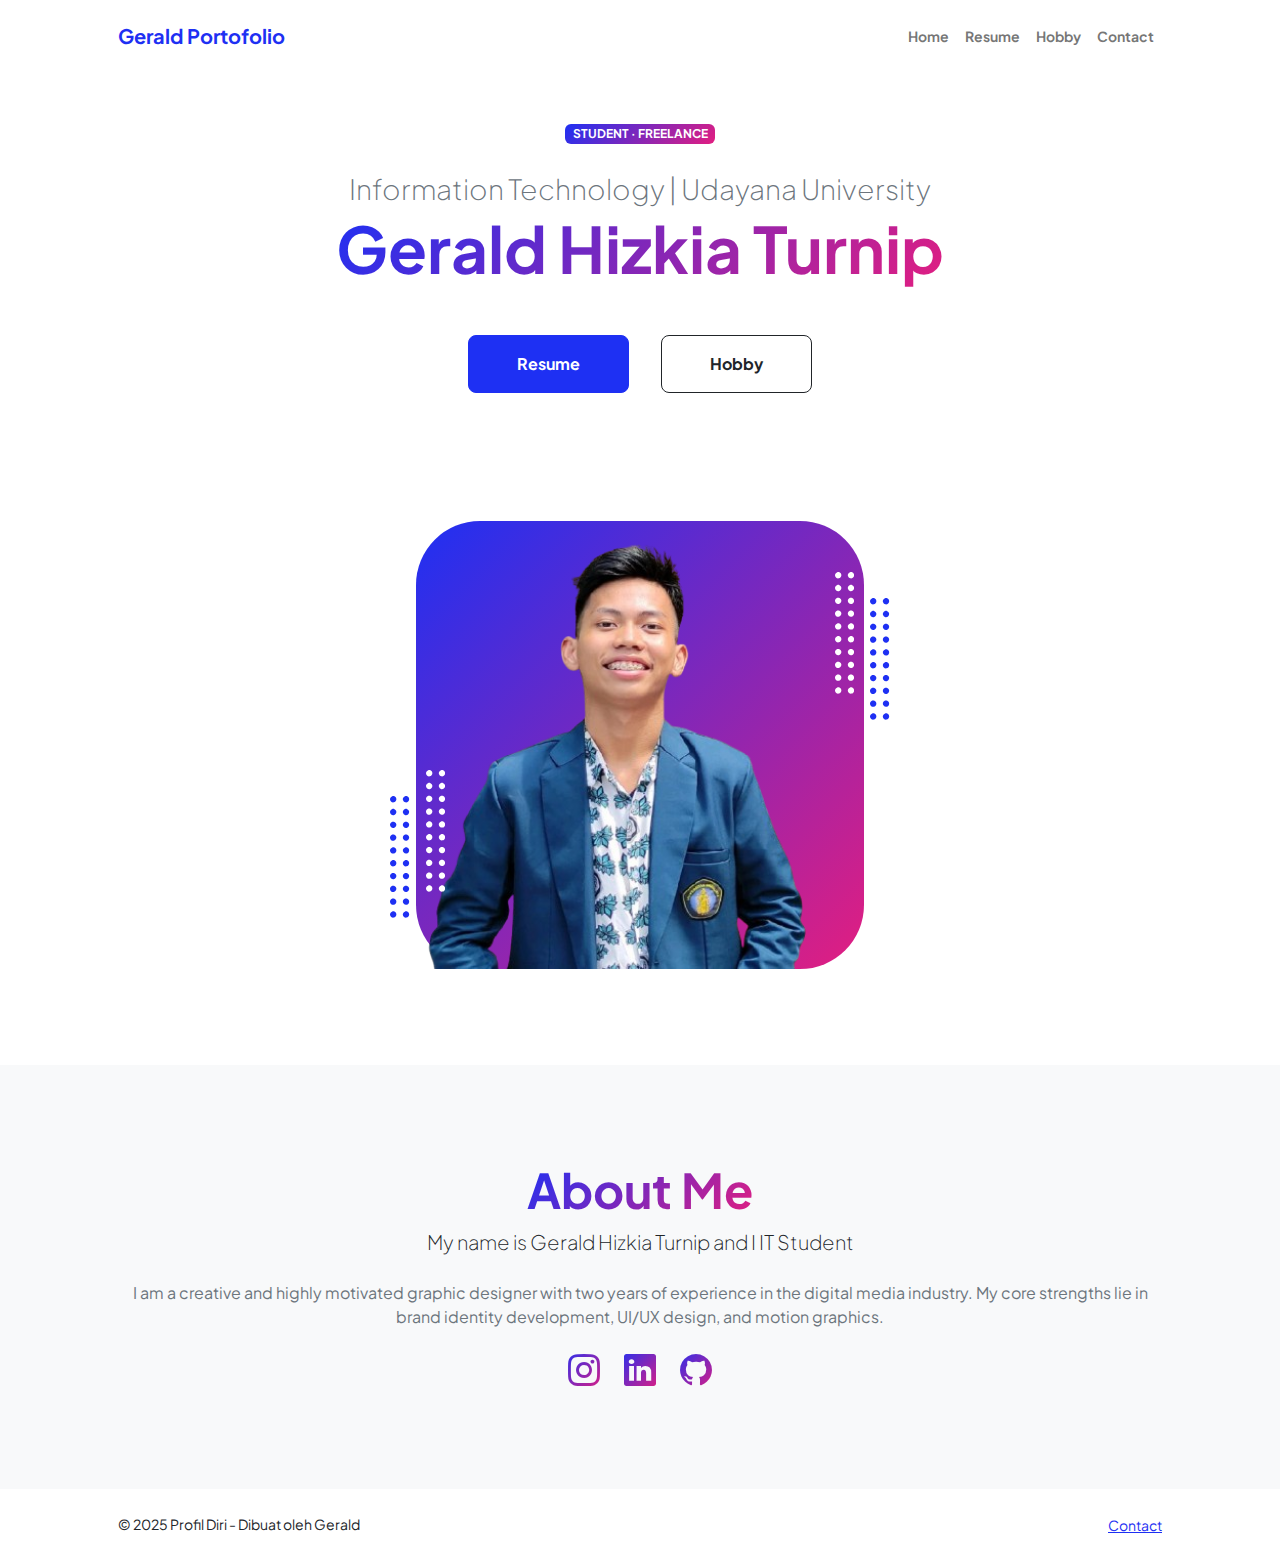
<file: index.html>
<!DOCTYPE html>
<html lang="en">
    <head>
        <meta charset="utf-8" />
        <meta name="viewport" content="width=device-width, initial-scale=1, shrink-to-fit=no" />
        <meta name="description" content="" />
        <meta name="author" content="" />
        <title>Profil Diri</title>
        <!-- Favicon-->
        <link rel="icon" type="image/x-icon" href="assets/favicon.ico" />
        <!-- Custom Google font-->
        <link rel="preconnect" href="https://fonts.googleapis.com" />
        <link rel="preconnect" href="https://fonts.gstatic.com" crossorigin />
        <link href="https://fonts.googleapis.com/css2?family=Plus+Jakarta+Sans:wght@100;200;300;400;500;600;700;800;900&amp;display=swap" rel="stylesheet" />
        <!-- Bootstrap icons-->
        <link href="https://cdn.jsdelivr.net/npm/bootstrap-icons@1.8.1/font/bootstrap-icons.css" rel="stylesheet" />
        <!-- Core theme CSS (includes Bootstrap)-->
        <link href="css/styles.css" rel="stylesheet" />
    </head>
    <body class="d-flex flex-column h-100">
        <main class="flex-shrink-0">
            <!-- Navigation-->
            <nav class="navbar navbar-expand-lg navbar-light bg-white py-3">
                <div class="container px-5">
                    <a class="navbar-brand" href="index.html"><span class="fw-bolder text-primary">Gerald Portofolio</span></a>
                    <button class="navbar-toggler" type="button" data-bs-toggle="collapse" data-bs-target="#navbarSupportedContent" aria-controls="navbarSupportedContent" aria-expanded="false" aria-label="Toggle navigation"><span class="navbar-toggler-icon"></span></button>
                    <div class="collapse navbar-collapse" id="navbarSupportedContent">
                        <ul class="navbar-nav ms-auto mb-2 mb-lg-0 small fw-bolder">
                            <li class="nav-item"><a class="nav-link" href="index.html">Home</a></li>
                            <li class="nav-item"><a class="nav-link" href="resume.html">Resume</a></li>
                            <li class="nav-item"><a class="nav-link" href="hobby.html">Hobby</a></li>
                            <li class="nav-item"><a class="nav-link" href="contact.html">Contact</a></li>
                        </ul>
                    </div>
                </div>
            </nav>
            <!-- Header-->
            <header class="py-5">
                <div class="container px-5 pb-5">
                    <div class="row gx-5 align-items-center">
                        <div class="col-xxl-5">
                            <!-- Header text content-->
                            <div class="text-center text-xxl-start">
                                <div class="badge bg-gradient-primary-to-secondary text-white mb-4"><div class="text-uppercase">Student &middot; Freelance</div></div>
                                <div class="fs-3 fw-light text-muted">Information Technology | Udayana University </div>
                                <h1 class="display-3 fw-bolder mb-5"><span class="text-gradient d-inline">Gerald Hizkia Turnip</span></h1>
                                <div class="d-grid gap-3 d-sm-flex justify-content-sm-center justify-content-xxl-start mb-3">
                                    <a class="btn btn-primary btn-lg px-5 py-3 me-sm-3 fs-6 fw-bolder" href="resume.html">Resume</a>
                                    <a class="btn btn-outline-dark btn-lg px-5 py-3 fs-6 fw-bolder" href="hobby.html">Hobby</a>
                                </div>
                            </div>
                        </div>
                        <div class="col-xxl-7">
                            <!-- Header profile picture-->
                            <div class="d-flex justify-content-center mt-5 mt-xxl-0">
                                <div class="profile bg-gradient-primary-to-secondary">
                                    <!-- TIP: For best results, use a photo with a transparent background like the demo example below-->
                                    <!-- Watch a tutorial on how to do this on YouTube (link)-->
                                    <img class="profile-img" src="assets/profile-fiks.png" alt="..." />
                                    <div class="dots-1">
                                        <!-- SVG Dots-->
                                        <svg version="1.1" xmlns="http://www.w3.org/2000/svg" xmlns:xlink="http://www.w3.org/1999/xlink" x="0px" y="0px" viewBox="0 0 191.6 1215.4" style="enable-background: new 0 0 191.6 1215.4" xml:space="preserve">
                                            <g transform="translate(0.000000,1280.000000) scale(0.100000,-0.100000)">
                                                <path d="M227.7,12788.6c-105-35-200-141-222-248c-43-206,163-412,369-369c155,32,275,190,260,339c-11,105-90,213-190,262        C383.7,12801.6,289.7,12808.6,227.7,12788.6z"></path>
                                                <path d="M1507.7,12788.6c-151-50-253-216-222-362c25-119,136-230,254-255c194-41,395,142,375,339c-11,105-90,213-190,262        C1663.7,12801.6,1569.7,12808.6,1507.7,12788.6z"></path>
                                                <path d="M227.7,11508.6c-105-35-200-141-222-248c-43-206,163-412,369-369c155,32,275,190,260,339c-11,105-90,213-190,262        C383.7,11521.6,289.7,11528.6,227.7,11508.6z"></path>
                                                <path d="M1507.7,11508.6c-151-50-253-216-222-362c25-119,136-230,254-255c194-41,395,142,375,339c-11,105-90,213-190,262        C1663.7,11521.6,1569.7,11528.6,1507.7,11508.6z"></path>
                                                <path d="M227.7,10228.6c-105-35-200-141-222-248c-43-206,163-412,369-369c155,32,275,190,260,339c-11,105-90,213-190,262        C383.7,10241.6,289.7,10248.6,227.7,10228.6z"></path>
                                                <path d="M1507.7,10228.6c-105-35-200-141-222-248c-43-206,163-412,369-369c155,32,275,190,260,339c-11,105-90,213-190,262        C1663.7,10241.6,1569.7,10248.6,1507.7,10228.6z"></path>
                                                <path d="M227.7,8948.6c-105-35-200-141-222-248c-43-206,163-412,369-369c155,32,275,190,260,339c-11,105-90,213-190,262        C383.7,8961.6,289.7,8968.6,227.7,8948.6z"></path>
                                                <path d="M1507.7,8948.6c-105-35-200-141-222-248c-43-206,163-412,369-369c155,32,275,190,260,339c-11,105-90,213-190,262        C1663.7,8961.6,1569.7,8968.6,1507.7,8948.6z"></path>
                                                <path d="M227.7,7668.6c-105-35-200-141-222-248c-43-206,163-412,369-369c155,32,275,190,260,339c-11,105-90,213-190,262        C383.7,7681.6,289.7,7688.6,227.7,7668.6z"></path>
                                                <path d="M1507.7,7668.6c-105-35-200-141-222-248c-43-206,163-412,369-369c155,32,275,190,260,339c-11,105-90,213-190,262        C1663.7,7681.6,1569.7,7688.6,1507.7,7668.6z"></path>
                                                <path d="M227.7,6388.6c-105-35-200-141-222-248c-43-206,163-412,369-369c155,32,275,190,260,339c-11,105-90,213-190,262        C383.7,6401.6,289.7,6408.6,227.7,6388.6z"></path>
                                                <path d="M1507.7,6388.6c-105-35-200-141-222-248c-43-206,163-412,369-369c155,32,275,190,260,339c-11,105-90,213-190,262        C1663.7,6401.6,1569.7,6408.6,1507.7,6388.6z"></path>
                                                <path d="M227.7,5108.6c-105-35-200-141-222-248c-43-206,163-412,369-369c155,32,275,190,260,339c-11,105-90,213-190,262        C383.7,5121.6,289.7,5128.6,227.7,5108.6z"></path>
                                                <path d="M1507.7,5108.6c-105-35-200-141-222-248c-43-206,163-412,369-369c155,32,275,190,260,339c-11,105-90,213-190,262        C1663.7,5121.6,1569.7,5128.6,1507.7,5108.6z"></path>
                                                <path d="M227.7,3828.6c-105-35-200-141-222-248c-43-206,163-412,369-369c155,32,275,190,260,339c-11,105-90,213-190,262        C383.7,3841.6,289.7,3848.6,227.7,3828.6z"></path>
                                                <path d="M1507.7,3828.6c-105-35-200-141-222-248c-43-206,163-412,369-369c155,32,275,190,260,339c-11,105-90,213-190,262        C1663.7,3841.6,1569.7,3848.6,1507.7,3828.6z"></path>
                                                <path d="M227.7,2548.6c-105-35-200-141-222-248c-43-206,163-412,369-369c155,32,275,190,260,339c-11,105-90,213-190,262        C383.7,2561.6,289.7,2568.6,227.7,2548.6z"></path>
                                                <path d="M1507.7,2548.6c-105-35-200-141-222-248c-43-206,163-412,369-369c155,32,275,190,260,339c-11,105-90,213-190,262        C1663.7,2561.6,1569.7,2568.6,1507.7,2548.6z"></path>
                                                <path d="M227.7,1268.6c-105-35-200-141-222-248c-43-206,163-412,369-369c155,32,275,190,260,339c-11,105-90,213-190,262        C383.7,1281.6,289.7,1288.6,227.7,1268.6z"></path>
                                                <path d="M1507.7,1268.6c-105-35-200-141-222-248c-43-206,163-412,369-369c155,32,275,190,260,339c-11,105-90,213-190,262        C1663.7,1281.6,1569.7,1288.6,1507.7,1268.6z"></path>
                                            </g>
                                        </svg>
                                        <!-- END of SVG dots-->
                                    </div>
                                    <div class="dots-2">
                                        <!-- SVG Dots-->
                                        <svg version="1.1" xmlns="http://www.w3.org/2000/svg" xmlns:xlink="http://www.w3.org/1999/xlink" x="0px" y="0px" viewBox="0 0 191.6 1215.4" style="enable-background: new 0 0 191.6 1215.4" xml:space="preserve">
                                            <g transform="translate(0.000000,1280.000000) scale(0.100000,-0.100000)">
                                                <path d="M227.7,12788.6c-105-35-200-141-222-248c-43-206,163-412,369-369c155,32,275,190,260,339c-11,105-90,213-190,262        C383.7,12801.6,289.7,12808.6,227.7,12788.6z"></path>
                                                <path d="M1507.7,12788.6c-151-50-253-216-222-362c25-119,136-230,254-255c194-41,395,142,375,339c-11,105-90,213-190,262        C1663.7,12801.6,1569.7,12808.6,1507.7,12788.6z"></path>
                                                <path d="M227.7,11508.6c-105-35-200-141-222-248c-43-206,163-412,369-369c155,32,275,190,260,339c-11,105-90,213-190,262        C383.7,11521.6,289.7,11528.6,227.7,11508.6z"></path>
                                                <path d="M1507.7,11508.6c-151-50-253-216-222-362c25-119,136-230,254-255c194-41,395,142,375,339c-11,105-90,213-190,262        C1663.7,11521.6,1569.7,11528.6,1507.7,11508.6z"></path>
                                                <path d="M227.7,10228.6c-105-35-200-141-222-248c-43-206,163-412,369-369c155,32,275,190,260,339c-11,105-90,213-190,262        C383.7,10241.6,289.7,10248.6,227.7,10228.6z"></path>
                                                <path d="M1507.7,10228.6c-105-35-200-141-222-248c-43-206,163-412,369-369c155,32,275,190,260,339c-11,105-90,213-190,262        C1663.7,10241.6,1569.7,10248.6,1507.7,10228.6z"></path>
                                                <path d="M227.7,8948.6c-105-35-200-141-222-248c-43-206,163-412,369-369c155,32,275,190,260,339c-11,105-90,213-190,262        C383.7,8961.6,289.7,8968.6,227.7,8948.6z"></path>
                                                <path d="M1507.7,8948.6c-105-35-200-141-222-248c-43-206,163-412,369-369c155,32,275,190,260,339c-11,105-90,213-190,262        C1663.7,8961.6,1569.7,8968.6,1507.7,8948.6z"></path>
                                                <path d="M227.7,7668.6c-105-35-200-141-222-248c-43-206,163-412,369-369c155,32,275,190,260,339c-11,105-90,213-190,262        C383.7,7681.6,289.7,7688.6,227.7,7668.6z"></path>
                                                <path d="M1507.7,7668.6c-105-35-200-141-222-248c-43-206,163-412,369-369c155,32,275,190,260,339c-11,105-90,213-190,262        C1663.7,7681.6,1569.7,7688.6,1507.7,7668.6z"></path>
                                                <path d="M227.7,6388.6c-105-35-200-141-222-248c-43-206,163-412,369-369c155,32,275,190,260,339c-11,105-90,213-190,262        C383.7,6401.6,289.7,6408.6,227.7,6388.6z"></path>
                                                <path d="M1507.7,6388.6c-105-35-200-141-222-248c-43-206,163-412,369-369c155,32,275,190,260,339c-11,105-90,213-190,262        C1663.7,6401.6,1569.7,6408.6,1507.7,6388.6z"></path>
                                                <path d="M227.7,5108.6c-105-35-200-141-222-248c-43-206,163-412,369-369c155,32,275,190,260,339c-11,105-90,213-190,262        C383.7,5121.6,289.7,5128.6,227.7,5108.6z"></path>
                                                <path d="M1507.7,5108.6c-105-35-200-141-222-248c-43-206,163-412,369-369c155,32,275,190,260,339c-11,105-90,213-190,262        C1663.7,5121.6,1569.7,5128.6,1507.7,5108.6z"></path>
                                                <path d="M227.7,3828.6c-105-35-200-141-222-248c-43-206,163-412,369-369c155,32,275,190,260,339c-11,105-90,213-190,262        C383.7,3841.6,289.7,3848.6,227.7,3828.6z"></path>
                                                <path d="M1507.7,3828.6c-105-35-200-141-222-248c-43-206,163-412,369-369c155,32,275,190,260,339c-11,105-90,213-190,262        C1663.7,3841.6,1569.7,3848.6,1507.7,3828.6z"></path>
                                                <path d="M227.7,2548.6c-105-35-200-141-222-248c-43-206,163-412,369-369c155,32,275,190,260,339c-11,105-90,213-190,262        C383.7,2561.6,289.7,2568.6,227.7,2548.6z"></path>
                                                <path d="M1507.7,2548.6c-105-35-200-141-222-248c-43-206,163-412,369-369c155,32,275,190,260,339c-11,105-90,213-190,262        C1663.7,2561.6,1569.7,2568.6,1507.7,2548.6z"></path>
                                                <path d="M227.7,1268.6c-105-35-200-141-222-248c-43-206,163-412,369-369c155,32,275,190,260,339c-11,105-90,213-190,262        C383.7,1281.6,289.7,1288.6,227.7,1268.6z"></path>
                                                <path d="M1507.7,1268.6c-105-35-200-141-222-248c-43-206,163-412,369-369c155,32,275,190,260,339c-11,105-90,213-190,262        C1663.7,1281.6,1569.7,1288.6,1507.7,1268.6z"></path>
                                            </g>
                                        </svg>
                                        <!-- END of SVG dots-->
                                    </div>
                                    <div class="dots-3">
                                        <!-- SVG Dots-->
                                        <svg version="1.1" xmlns="http://www.w3.org/2000/svg" xmlns:xlink="http://www.w3.org/1999/xlink" x="0px" y="0px" viewBox="0 0 191.6 1215.4" style="enable-background: new 0 0 191.6 1215.4" xml:space="preserve">
                                            <g transform="translate(0.000000,1280.000000) scale(0.100000,-0.100000)">
                                                <path d="M227.7,12788.6c-105-35-200-141-222-248c-43-206,163-412,369-369c155,32,275,190,260,339c-11,105-90,213-190,262        C383.7,12801.6,289.7,12808.6,227.7,12788.6z"></path>
                                                <path d="M1507.7,12788.6c-151-50-253-216-222-362c25-119,136-230,254-255c194-41,395,142,375,339c-11,105-90,213-190,262        C1663.7,12801.6,1569.7,12808.6,1507.7,12788.6z"></path>
                                                <path d="M227.7,11508.6c-105-35-200-141-222-248c-43-206,163-412,369-369c155,32,275,190,260,339c-11,105-90,213-190,262        C383.7,11521.6,289.7,11528.6,227.7,11508.6z"></path>
                                                <path d="M1507.7,11508.6c-151-50-253-216-222-362c25-119,136-230,254-255c194-41,395,142,375,339c-11,105-90,213-190,262        C1663.7,11521.6,1569.7,11528.6,1507.7,11508.6z"></path>
                                                <path d="M227.7,10228.6c-105-35-200-141-222-248c-43-206,163-412,369-369c155,32,275,190,260,339c-11,105-90,213-190,262        C383.7,10241.6,289.7,10248.6,227.7,10228.6z"></path>
                                                <path d="M1507.7,10228.6c-105-35-200-141-222-248c-43-206,163-412,369-369c155,32,275,190,260,339c-11,105-90,213-190,262        C1663.7,10241.6,1569.7,10248.6,1507.7,10228.6z"></path>
                                                <path d="M227.7,8948.6c-105-35-200-141-222-248c-43-206,163-412,369-369c155,32,275,190,260,339c-11,105-90,213-190,262        C383.7,8961.6,289.7,8968.6,227.7,8948.6z"></path>
                                                <path d="M1507.7,8948.6c-105-35-200-141-222-248c-43-206,163-412,369-369c155,32,275,190,260,339c-11,105-90,213-190,262        C1663.7,8961.6,1569.7,8968.6,1507.7,8948.6z"></path>
                                                <path d="M227.7,7668.6c-105-35-200-141-222-248c-43-206,163-412,369-369c155,32,275,190,260,339c-11,105-90,213-190,262        C383.7,7681.6,289.7,7688.6,227.7,7668.6z"></path>
                                                <path d="M1507.7,7668.6c-105-35-200-141-222-248c-43-206,163-412,369-369c155,32,275,190,260,339c-11,105-90,213-190,262        C1663.7,7681.6,1569.7,7688.6,1507.7,7668.6z"></path>
                                                <path d="M227.7,6388.6c-105-35-200-141-222-248c-43-206,163-412,369-369c155,32,275,190,260,339c-11,105-90,213-190,262        C383.7,6401.6,289.7,6408.6,227.7,6388.6z"></path>
                                                <path d="M1507.7,6388.6c-105-35-200-141-222-248c-43-206,163-412,369-369c155,32,275,190,260,339c-11,105-90,213-190,262        C1663.7,6401.6,1569.7,6408.6,1507.7,6388.6z"></path>
                                                <path d="M227.7,5108.6c-105-35-200-141-222-248c-43-206,163-412,369-369c155,32,275,190,260,339c-11,105-90,213-190,262        C383.7,5121.6,289.7,5128.6,227.7,5108.6z"></path>
                                                <path d="M1507.7,5108.6c-105-35-200-141-222-248c-43-206,163-412,369-369c155,32,275,190,260,339c-11,105-90,213-190,262        C1663.7,5121.6,1569.7,5128.6,1507.7,5108.6z"></path>
                                                <path d="M227.7,3828.6c-105-35-200-141-222-248c-43-206,163-412,369-369c155,32,275,190,260,339c-11,105-90,213-190,262        C383.7,3841.6,289.7,3848.6,227.7,3828.6z"></path>
                                                <path d="M1507.7,3828.6c-105-35-200-141-222-248c-43-206,163-412,369-369c155,32,275,190,260,339c-11,105-90,213-190,262        C1663.7,3841.6,1569.7,3848.6,1507.7,3828.6z"></path>
                                                <path d="M227.7,2548.6c-105-35-200-141-222-248c-43-206,163-412,369-369c155,32,275,190,260,339c-11,105-90,213-190,262        C383.7,2561.6,289.7,2568.6,227.7,2548.6z"></path>
                                                <path d="M1507.7,2548.6c-105-35-200-141-222-248c-43-206,163-412,369-369c155,32,275,190,260,339c-11,105-90,213-190,262        C1663.7,2561.6,1569.7,2568.6,1507.7,2548.6z"></path>
                                                <path d="M227.7,1268.6c-105-35-200-141-222-248c-43-206,163-412,369-369c155,32,275,190,260,339c-11,105-90,213-190,262        C383.7,1281.6,289.7,1288.6,227.7,1268.6z"></path>
                                                <path d="M1507.7,1268.6c-105-35-200-141-222-248c-43-206,163-412,369-369c155,32,275,190,260,339c-11,105-90,213-190,262        C1663.7,1281.6,1569.7,1288.6,1507.7,1268.6z"></path>
                                            </g>
                                        </svg>
                                        <!-- END of SVG dots-->
                                    </div>
                                    <div class="dots-4">
                                        <!-- SVG Dots-->
                                        <svg version="1.1" xmlns="http://www.w3.org/2000/svg" xmlns:xlink="http://www.w3.org/1999/xlink" x="0px" y="0px" viewBox="0 0 191.6 1215.4" style="enable-background: new 0 0 191.6 1215.4" xml:space="preserve">
                                            <g transform="translate(0.000000,1280.000000) scale(0.100000,-0.100000)">
                                                <path d="M227.7,12788.6c-105-35-200-141-222-248c-43-206,163-412,369-369c155,32,275,190,260,339c-11,105-90,213-190,262        C383.7,12801.6,289.7,12808.6,227.7,12788.6z"></path>
                                                <path d="M1507.7,12788.6c-151-50-253-216-222-362c25-119,136-230,254-255c194-41,395,142,375,339c-11,105-90,213-190,262        C1663.7,12801.6,1569.7,12808.6,1507.7,12788.6z"></path>
                                                <path d="M227.7,11508.6c-105-35-200-141-222-248c-43-206,163-412,369-369c155,32,275,190,260,339c-11,105-90,213-190,262        C383.7,11521.6,289.7,11528.6,227.7,11508.6z"></path>
                                                <path d="M1507.7,11508.6c-151-50-253-216-222-362c25-119,136-230,254-255c194-41,395,142,375,339c-11,105-90,213-190,262        C1663.7,11521.6,1569.7,11528.6,1507.7,11508.6z"></path>
                                                <path d="M227.7,10228.6c-105-35-200-141-222-248c-43-206,163-412,369-369c155,32,275,190,260,339c-11,105-90,213-190,262        C383.7,10241.6,289.7,10248.6,227.7,10228.6z"></path>
                                                <path d="M1507.7,10228.6c-105-35-200-141-222-248c-43-206,163-412,369-369c155,32,275,190,260,339c-11,105-90,213-190,262        C1663.7,10241.6,1569.7,10248.6,1507.7,10228.6z"></path>
                                                <path d="M227.7,8948.6c-105-35-200-141-222-248c-43-206,163-412,369-369c155,32,275,190,260,339c-11,105-90,213-190,262        C383.7,8961.6,289.7,8968.6,227.7,8948.6z"></path>
                                                <path d="M1507.7,8948.6c-105-35-200-141-222-248c-43-206,163-412,369-369c155,32,275,190,260,339c-11,105-90,213-190,262        C1663.7,8961.6,1569.7,8968.6,1507.7,8948.6z"></path>
                                                <path d="M227.7,7668.6c-105-35-200-141-222-248c-43-206,163-412,369-369c155,32,275,190,260,339c-11,105-90,213-190,262        C383.7,7681.6,289.7,7688.6,227.7,7668.6z"></path>
                                                <path d="M1507.7,7668.6c-105-35-200-141-222-248c-43-206,163-412,369-369c155,32,275,190,260,339c-11,105-90,213-190,262        C1663.7,7681.6,1569.7,7688.6,1507.7,7668.6z"></path>
                                                <path d="M227.7,6388.6c-105-35-200-141-222-248c-43-206,163-412,369-369c155,32,275,190,260,339c-11,105-90,213-190,262        C383.7,6401.6,289.7,6408.6,227.7,6388.6z"></path>
                                                <path d="M1507.7,6388.6c-105-35-200-141-222-248c-43-206,163-412,369-369c155,32,275,190,260,339c-11,105-90,213-190,262        C1663.7,6401.6,1569.7,6408.6,1507.7,6388.6z"></path>
                                                <path d="M227.7,5108.6c-105-35-200-141-222-248c-43-206,163-412,369-369c155,32,275,190,260,339c-11,105-90,213-190,262        C383.7,5121.6,289.7,5128.6,227.7,5108.6z"></path>
                                                <path d="M1507.7,5108.6c-105-35-200-141-222-248c-43-206,163-412,369-369c155,32,275,190,260,339c-11,105-90,213-190,262        C1663.7,5121.6,1569.7,5128.6,1507.7,5108.6z"></path>
                                                <path d="M227.7,3828.6c-105-35-200-141-222-248c-43-206,163-412,369-369c155,32,275,190,260,339c-11,105-90,213-190,262        C383.7,3841.6,289.7,3848.6,227.7,3828.6z"></path>
                                                <path d="M1507.7,3828.6c-105-35-200-141-222-248c-43-206,163-412,369-369c155,32,275,190,260,339c-11,105-90,213-190,262        C1663.7,3841.6,1569.7,3848.6,1507.7,3828.6z"></path>
                                                <path d="M227.7,2548.6c-105-35-200-141-222-248c-43-206,163-412,369-369c155,32,275,190,260,339c-11,105-90,213-190,262        C383.7,2561.6,289.7,2568.6,227.7,2548.6z"></path>
                                                <path d="M1507.7,2548.6c-105-35-200-141-222-248c-43-206,163-412,369-369c155,32,275,190,260,339c-11,105-90,213-190,262        C1663.7,2561.6,1569.7,2568.6,1507.7,2548.6z"></path>
                                                <path d="M227.7,1268.6c-105-35-200-141-222-248c-43-206,163-412,369-369c155,32,275,190,260,339c-11,105-90,213-190,262        C383.7,1281.6,289.7,1288.6,227.7,1268.6z"></path>
                                                <path d="M1507.7,1268.6c-105-35-200-141-222-248c-43-206,163-412,369-369c155,32,275,190,260,339c-11,105-90,213-190,262        C1663.7,1281.6,1569.7,1288.6,1507.7,1268.6z"></path>
                                            </g>
                                        </svg>
                                        <!-- END of SVG dots-->
                                    </div>
                                </div>
                            </div>
                        </div>
                    </div>
                </div>
            </header>
            <!-- About Section-->
            <section class="bg-light py-5">
                <div class="container px-5">
                    <div class="row gx-5 justify-content-center">
                        <div class="col-xxl-8">
                            <div class="text-center my-5">
                                <h2 class="display-5 fw-bolder"><span class="text-gradient d-inline">About Me</span></h2>
                                <p class="lead fw-light mb-4">My name is Gerald Hizkia Turnip and I IT Student</p>
                                <p class="text-muted">I am a creative and highly motivated graphic designer with two years of experience in the digital media industry. My core strengths lie in brand identity development, UI/UX design, and motion graphics.</p>
                                <div class="d-flex justify-content-center fs-2 gap-4">
                                    <a class="text-gradient" href="https://www.instagram.com/geraldhizkiat/"><i class="bi bi-instagram"></i></a>
                                    <a class="text-gradient" href="https://www.linkedin.com/in/gerald-hizkia-turnip-3aaa7a2b2/"><i class="bi bi-linkedin"></i></a>
                                    <a class="text-gradient" href="https://github.com/GeraldHizkia/"><i class="bi bi-github"></i></a>
                                </div>
                            </div>
                        </div>
                    </div>
                </div>
            </section>
        </main>
        <!-- Footer-->
        <footer class="bg-white py-4 mt-auto">
            <div class="container px-5">
                <div class="row align-items-center justify-content-between flex-column flex-sm-row">
                    <div class="col-auto"><div class="small m-0">&copy; 2025 Profil Diri - Dibuat oleh Gerald</div></div>
                    <div class="col-auto">
                        <a class="small" href="contact.html">Contact</a>
                    </div>
                </div>
            </div>
        </footer>
        <!-- Bootstrap core JS-->
        <script src="https://cdn.jsdelivr.net/npm/bootstrap@5.2.3/dist/js/bootstrap.bundle.min.js"></script>
        <!-- Core theme JS-->
        <script src="js/scripts.js"></script>
    </body>
</html>
</file>
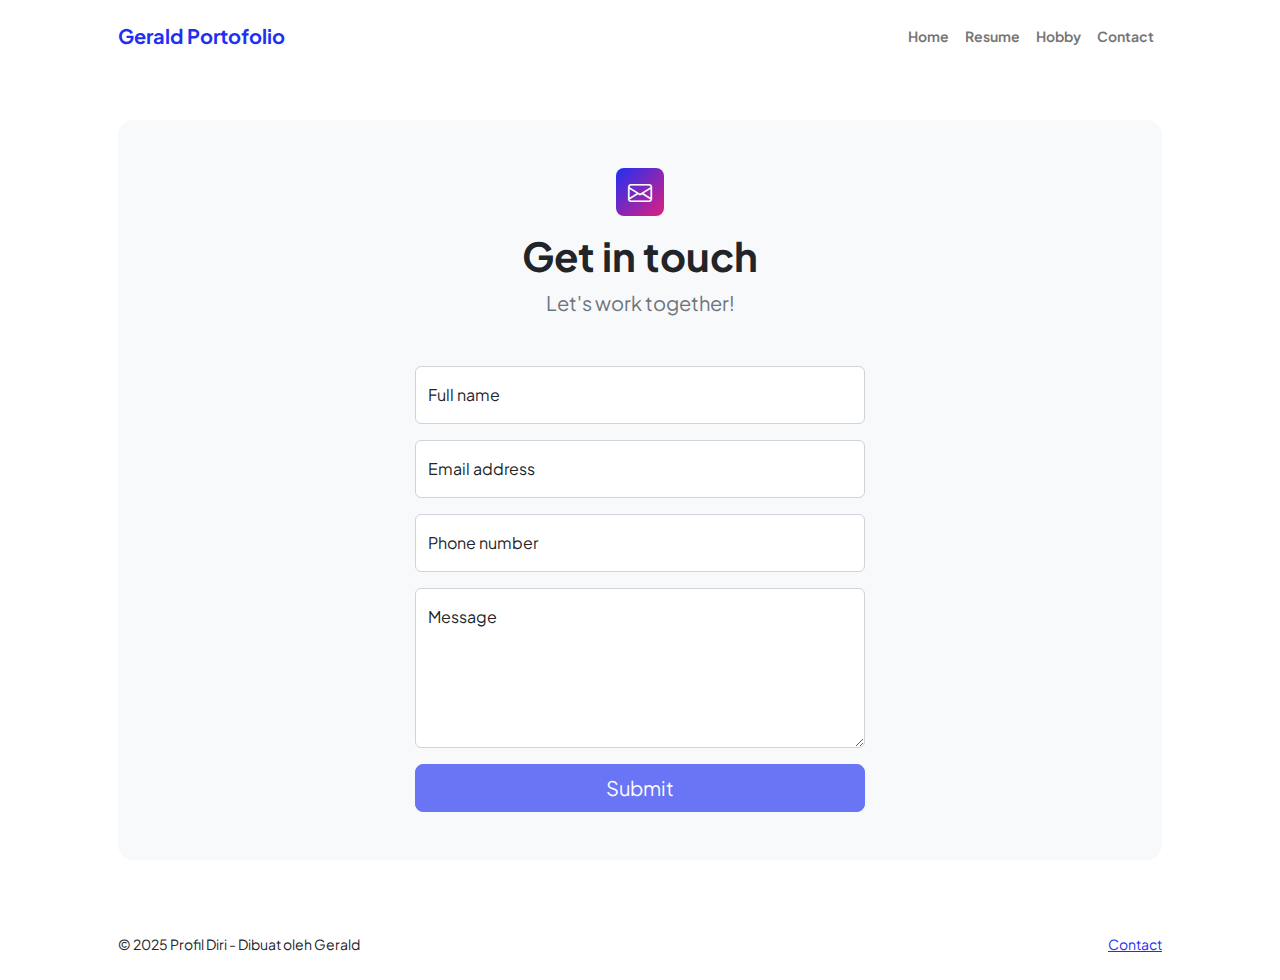
<file: contact.html>
<!DOCTYPE html>
<html lang="en">
    <head>
        <meta charset="utf-8" />
        <meta name="viewport" content="width=device-width, initial-scale=1, shrink-to-fit=no" />
        <meta name="description" content />
        <meta name="author" content />
        <title>Profil Diri</title>
        <!-- Favicon-->
        <link rel="icon" type="image/x-icon" href="assets/favicon.ico" />

        <link rel="preconnect" href="https://fonts.googleapis.com" />
        <link rel="preconnect" href="https://fonts.gstatic.com" crossorigin />
        <link href="https://fonts.googleapis.com/css2?family=Plus+Jakarta+Sans:wght@100;200;300;400;500;600;700;800;900&amp;display=swap" rel="stylesheet" />

        <link href="https://cdn.jsdelivr.net/npm/bootstrap-icons@1.8.1/font/bootstrap-icons.css" rel="stylesheet" />

        <link href="css/styles.css" rel="stylesheet" />
    </head>
    <body class="d-flex flex-column">
        <main class="flex-shrink-0">
            <!-- Navigation-->
            <nav class="navbar navbar-expand-lg navbar-light bg-white py-3">
                <div class="container px-5">
                    <a class="navbar-brand" href="index.html"><span class="fw-bolder text-primary">Gerald Portofolio</span></a>
                    <button class="navbar-toggler" type="button" data-bs-toggle="collapse" data-bs-target="#navbarSupportedContent" aria-controls="navbarSupportedContent" aria-expanded="false" aria-label="Toggle navigation"><span class="navbar-toggler-icon"></span></button>
                    <div class="collapse navbar-collapse" id="navbarSupportedContent">
                        <ul class="navbar-nav ms-auto mb-2 mb-lg-0 small fw-bolder">
                            <li class="nav-item"><a class="nav-link" href="index.html">Home</a></li>
                            <li class="nav-item"><a class="nav-link" href="resume.html">Resume</a></li>
                            <li class="nav-item"><a class="nav-link" href="hobby.html">Hobby</a></li>
                            <li class="nav-item"><a class="nav-link" href="contact.html">Contact</a></li>
                        </ul>
                    </div>
                </div>
            </nav>
            <!-- Page content-->
            <section class="py-5">
                <div class="container px-5">
                    <!-- Contact form-->
                    <div class="bg-light rounded-4 py-5 px-4 px-md-5">
                        <div class="text-center mb-5">
                            <div class="feature bg-primary bg-gradient-primary-to-secondary text-white rounded-3 mb-3"><i class="bi bi-envelope"></i></div>
                            <h1 class="fw-bolder">Get in touch</h1>
                            <p class="lead fw-normal text-muted mb-0">Let's work together!</p>
                        </div>
                        <div class="row gx-5 justify-content-center">
                            <div class="col-lg-8 col-xl-6">
                                <form id="contactForm" data-sb-form-api-token="API_TOKEN">
                                    <!-- Name input-->
                                    <div class="form-floating mb-3">
                                        <input class="form-control" id="name" type="text" placeholder="Enter your name..." data-sb-validations="required" />
                                        <label for="name">Full name</label>
                                        <div class="invalid-feedback" data-sb-feedback="name:required">A name is required.</div>
                                    </div>
                                    <!-- Email address input-->
                                    <div class="form-floating mb-3">
                                        <input class="form-control" id="email" type="email" placeholder="name@example.com" data-sb-validations="required,email" />
                                        <label for="email">Email address</label>
                                        <div class="invalid-feedback" data-sb-feedback="email:required">An email is required.</div>
                                        <div class="invalid-feedback" data-sb-feedback="email:email">Email is not valid.</div>
                                    </div>
                                    <!-- Phone number input-->
                                    <div class="form-floating mb-3">
                                        <input class="form-control" id="phone" type="tel" placeholder="(123) 456-7890" data-sb-validations="required" />
                                        <label for="phone">Phone number</label>
                                        <div class="invalid-feedback" data-sb-feedback="phone:required">A phone number is required.</div>
                                    </div>
                                    <!-- Message input-->
                                    <div class="form-floating mb-3">
                                        <textarea class="form-control" id="message" type="text" placeholder="Enter your message here..." style="height: 10rem" data-sb-validations="required"></textarea>
                                        <label for="message">Message</label>
                                        <div class="invalid-feedback" data-sb-feedback="message:required">A message is required.</div>
                                    </div>


                                    <div class="d-none" id="submitSuccessMessage">
                                        <div class="text-center mb-3">
                                            <div class="fw-bolder">Form submission successful!</div>
                                            
                                            <br />
                                            <!-- <a href="https://startbootstrap.com/solution/contact-forms">https://startbootstrap.com/solution/contact-forms</a> -->
                                        </div>
                                    </div>

                                    <!-- Submit error message-->
                                    <div class="d-none" id="submitErrorMessage"><div class="text-center text-danger mb-3">Error sending message!</div></div>
                                    <!-- Submit Button-->
                                    <div class="d-grid"><button class="btn btn-primary btn-lg disabled" id="submitButton" type="submit">Submit</button></div>
                                </form>
                            </div>
                        </div>
                    </div>
                </div>
            </section>
        </main>
        <!-- Footer-->
        <footer class="bg-white py-4 mt-auto">
            <div class="container px-5">
                <div class="row align-items-center justify-content-between flex-column flex-sm-row">
                    <div class="col-auto"><div class="small m-0">&copy; 2025 Profil Diri - Dibuat oleh Gerald</div></div>
                    <div class="col-auto">
                        <a class="small" href="#!">Contact</a>
                    </div>
                </div>
            </div>
        </footer>
        <!-- Bootstrap core JS-->
        <script src="https://cdn.jsdelivr.net/npm/bootstrap@5.2.3/dist/js/bootstrap.bundle.min.js"></script>
        <!-- Core theme JS-->
        <script src="js/scripts.js"></script>
        <script src="https://cdn.startbootstrap.com/sb-forms-latest.js"></script>
    </body>
</html>
</file>
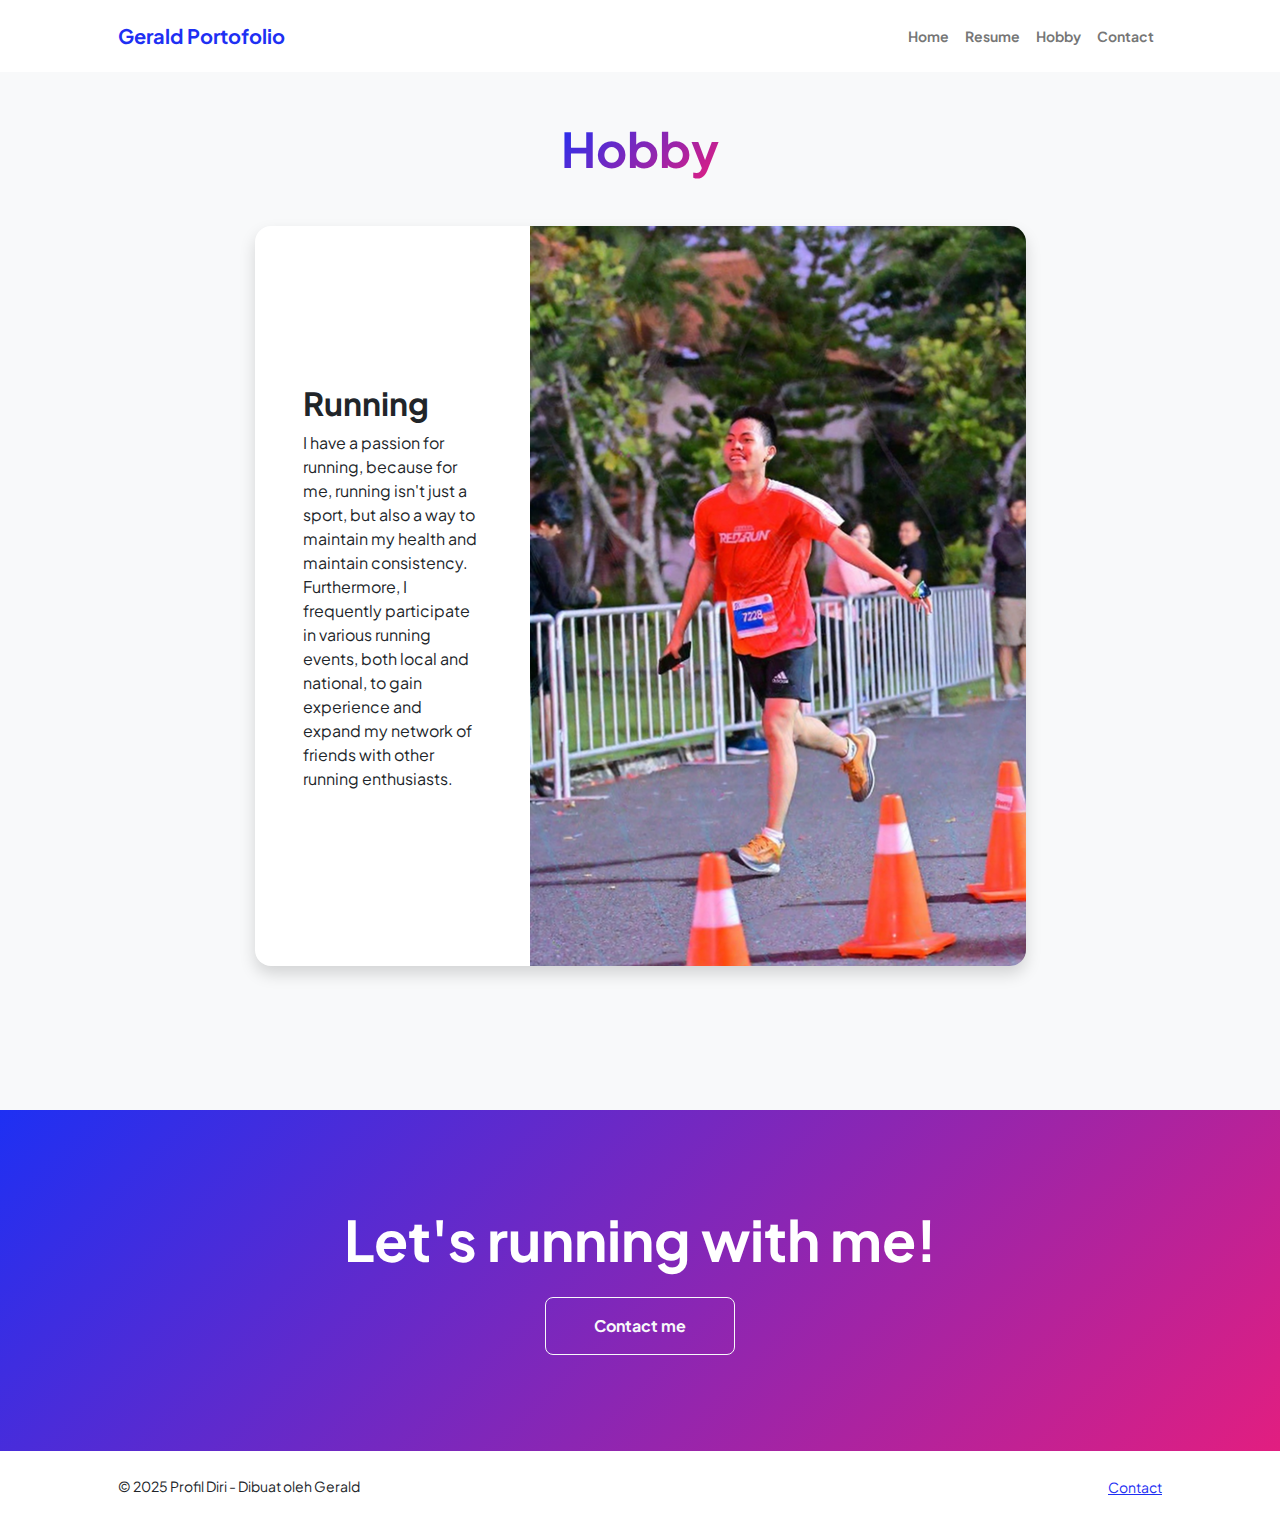
<file: hobby.html>
<!DOCTYPE html>
<html lang="en">
    <head>
        <meta charset="utf-8" />
        <meta name="viewport" content="width=device-width, initial-scale=1, shrink-to-fit=no" />
        <meta name="description" content="" />
        <meta name="author" content="" />
        <title>Profil Diri</title>
        <!-- Favicon-->
        <link rel="icon" type="image/x-icon" href="assets/favicon.ico" />
        <!-- Custom Google font-->
        <link rel="preconnect" href="https://fonts.googleapis.com" />
        <link rel="preconnect" href="https://fonts.gstatic.com" crossorigin />
        <link href="https://fonts.googleapis.com/css2?family=Plus+Jakarta+Sans:wght@100;200;300;400;500;600;700;800;900&amp;display=swap" rel="stylesheet" />
        <!-- Bootstrap icons-->
        <link href="https://cdn.jsdelivr.net/npm/bootstrap-icons@1.8.1/font/bootstrap-icons.css" rel="stylesheet" />
        <!-- Core theme CSS (includes Bootstrap)-->
        <link href="css/styles.css" rel="stylesheet" />
    </head>
    <body class="d-flex flex-column h-100 bg-light">
        <main class="flex-shrink-0">
            <!-- Navigation-->
            <nav class="navbar navbar-expand-lg navbar-light bg-white py-3">
                <div class="container px-5">
                    <a class="navbar-brand" href="index.html"><span class="fw-bolder text-primary">Gerald Portofolio</span></a>
                    <button class="navbar-toggler" type="button" data-bs-toggle="collapse" data-bs-target="#navbarSupportedContent" aria-controls="navbarSupportedContent" aria-expanded="false" aria-label="Toggle navigation"><span class="navbar-toggler-icon"></span></button>
                    <div class="collapse navbar-collapse" id="navbarSupportedContent">
                        <ul class="navbar-nav ms-auto mb-2 mb-lg-0 small fw-bolder">
                            <li class="nav-item"><a class="nav-link" href="index.html">Home</a></li>
                            <li class="nav-item"><a class="nav-link" href="resume.html">Resume</a></li>
                            <li class="nav-item"><a class="nav-link" href="hobby.html">Hobby</a></li>
                            <li class="nav-item"><a class="nav-link" href="contact.html">Contact</a></li>
                        </ul>
                    </div>
                </div>
            </nav>
            <!-- Hobby Section-->
            <section class="py-5">
                <div class="container px-5 mb-5">
                    <div class="text-center mb-5">
                        <h1 class="display-5 fw-bolder mb-0"><span class="text-gradient d-inline">Hobby</span></h1>
                    </div>
                    <div class="row gx-5 justify-content-center">
                        <div class="col-lg-11 col-xl-9 col-xxl-8">
                            <!-- Project Card 1-->
                            <div class="card overflow-hidden shadow rounded-4 border-0 mb-5">
                                <div class="card-body p-0">
                                    <div class="d-flex align-items-center">
                                        <div class="p-5">
                                            <h2 class="fw-bolder">Running</h2>
                                            <p>I have a passion for running, because for me, running isn't just a sport, but also a way to maintain my health and maintain consistency. Furthermore, I frequently participate in various running events, both local and national, to gain experience and expand my network of friends with other running enthusiasts.</p>
                                        </div>
                                        <img class="img-fluid" src="assets/running.png" alt="..." />
                                    </div>
                                </div>
                            </div>
                            <!-- Project Card 2
                            <div class="card overflow-hidden shadow rounded-4 border-0">
                                <div class="card-body p-0">
                                    <div class="d-flex align-items-center">
                                        <div class="p-5">
                                            <h2 class="fw-bolder">Project Name 2</h2>
                                            <p>Lorem ipsum dolor sit amet consectetur adipisicing elit. Eius at enim eum illum aperiam placeat esse? Mollitia omnis minima saepe recusandae libero, iste ad asperiores! Explicabo commodi quo itaque! Ipsam!</p>
                                        </div>
                                        <img class="img-fluid" src="https://dummyimage.com/300x400/343a40/6c757d" alt="..." />
                                    </div>
                                </div>
                            </div> -->
                        </div>
                    </div>
                </div>
            </section>
            <!-- Call to action section-->
            <section class="py-5 bg-gradient-primary-to-secondary text-white">
                <div class="container px-5 my-5">
                    <div class="text-center">
                        <h2 class="display-4 fw-bolder mb-4">Let's running with me!</h2>
                        <a class="btn btn-outline-light btn-lg px-5 py-3 fs-6 fw-bolder" href="contact.html">Contact me</a>
                    </div>
                </div>
            </section>
        </main>
        <!-- Footer-->
        <footer class="bg-white py-4 mt-auto">
            <div class="container px-5">
                <div class="row align-items-center justify-content-between flex-column flex-sm-row">
                    <div class="col-auto"><div class="small m-0">&copy; 2025 Profil Diri - Dibuat oleh Gerald</div></div>
                    <div class="col-auto">
                        <a class="small" href="#!">Contact</a>
                    </div>
                </div>
            </div>
        </footer>
        <!-- Bootstrap core JS-->
        <script src="https://cdn.jsdelivr.net/npm/bootstrap@5.2.3/dist/js/bootstrap.bundle.min.js"></script>
        <!-- Core theme JS-->
        <script src="js/scripts.js"></script>
    </body>
</html>
</file>
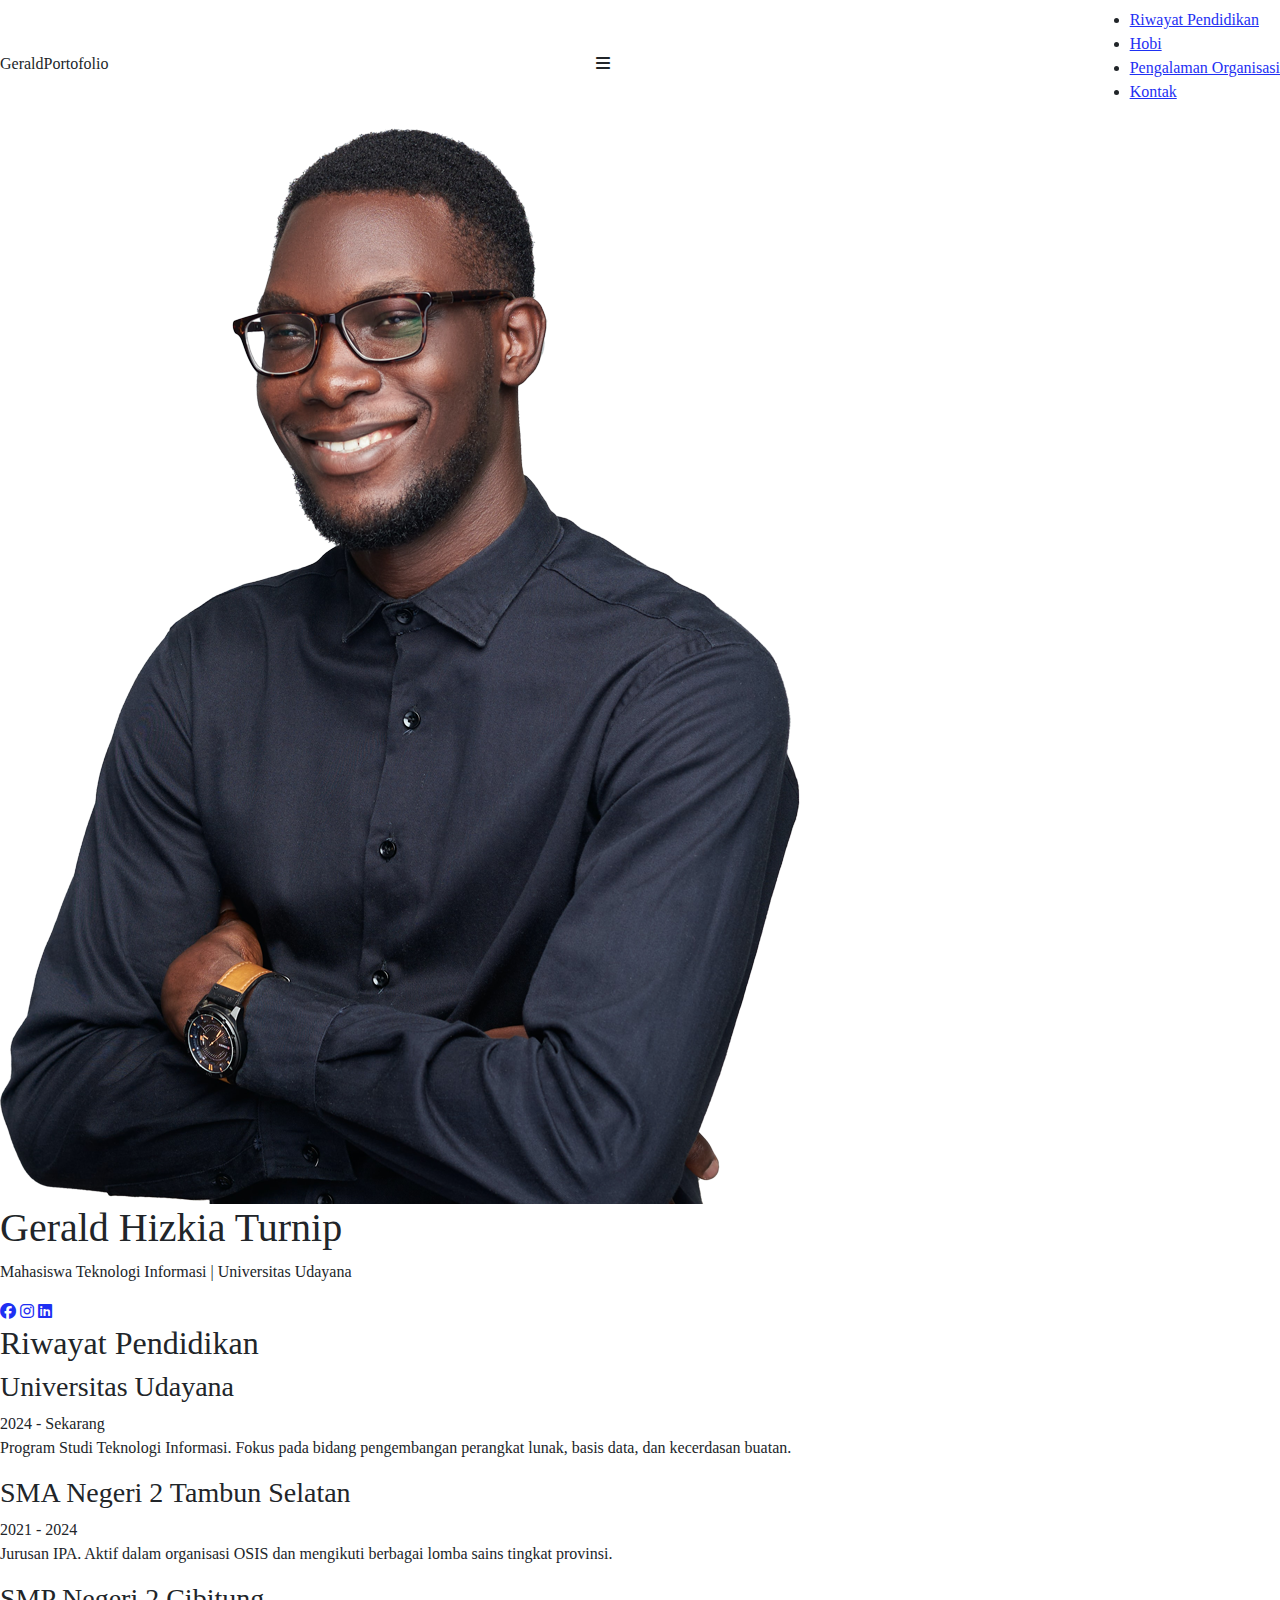
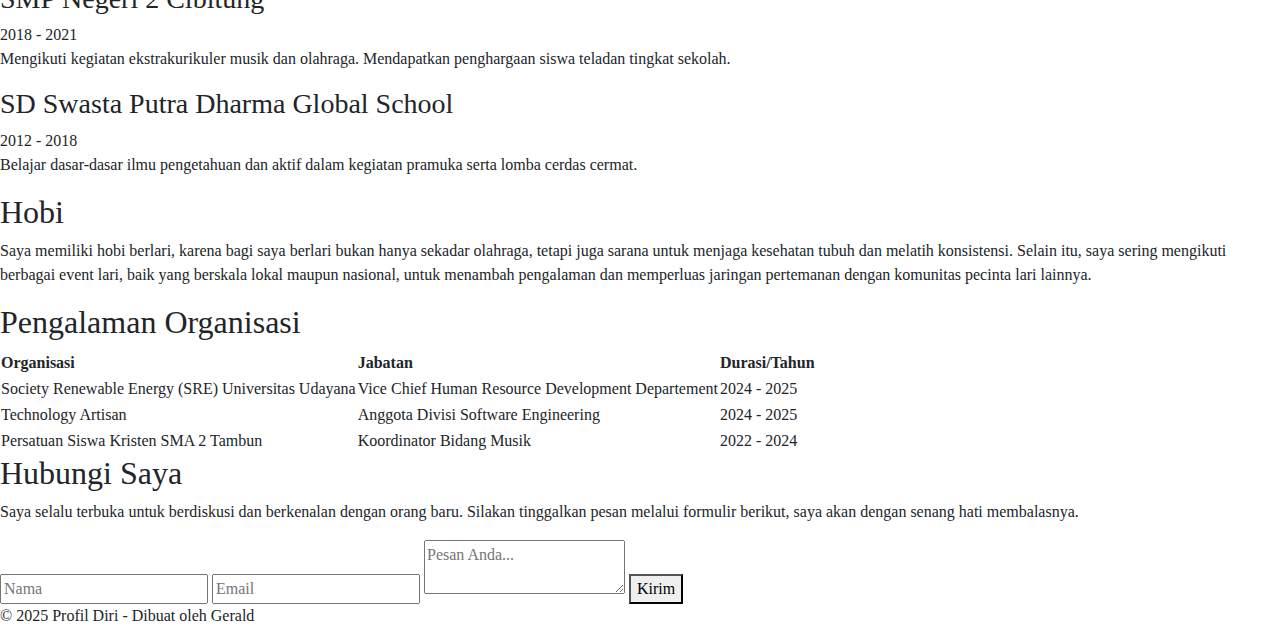
<file: profilediri.html>
<!DOCTYPE html>
<html lang="id">
<head>
    <meta charset="UTF-8">
    <meta name="viewport" content="width=device-width, initial-scale=1.0">
    <title>Profil Diri</title>
    <!-- Favicon -->
    <link rel="icon" type="image/png" href="assets/favicon.ico">
   
    <link href="https://fonts.googleapis.com/css2?family=Roboto:wght@400;600&display=swap" rel="stylesheet">
    
    <link rel="stylesheet" href="https://cdnjs.cloudflare.com/ajax/libs/font-awesome/6.4.0/css/all.min.css">
    
    <link href="css/styles.css" rel="stylesheet" />

    <link rel="stylesheet" href="https://cdnjs.cloudflare.com/ajax/libs/font-awesome/6.4.0/css/all.min.css">

</head>

<body>
    <!-- ====== NAVBAR ====== -->
<header>
  <nav class="navbar">
    <div class="logo">Gerald<span>Portofolio</span></div>

    <!-- Toggler Icon -->
    <div class="toggler" id="toggler">
      <i class="fas fa-bars"></i>
    </div>

    <ul class="nav-links">
      <li><a href="#riwayat-pendidikan">Riwayat Pendidikan</a></li>
      <li><a href="#hobi">Hobi</a></li>
      <li><a href="#pengalaman-organisasi">Pengalaman Organisasi</a></li>
      <li><a href="#hubungi-saya">Kontak</a></li>
    </ul>
  </nav>
</header>


    <!-- ====== HEADER PROFILE ====== -->
    <section id="profile" class="profile-header">
    <div class="profile-container">
        <img src="assets/profile.png" alt="Foto Profil" class="profile-img">
        <h1 class="profile-name">Gerald Hizkia Turnip</h1>
        <p class="profile-desc">Mahasiswa Teknologi Informasi | Universitas Udayana</p>
        
        <!-- Sosial Media -->
        <div class="social-links">
            <a href="https://facebook.com" target="_blank"><i class="fab fa-facebook"></i></a>
            <a href="https://www.instagram.com/geraldhizkiat/" target="_blank"><i class="fab fa-instagram"></i></a>
            <a href="https://www.linkedin.com/in/gerald-hizkia-turnip-3aaa7a2b2/" target="_blank"><i class="fab fa-linkedin"></i></a>
        </div>
    </div>
    </section>


    <!-- Riwayat Pendidikan -->
    <section id="riwayat-pendidikan">
        <h2>Riwayat Pendidikan</h2>
        <div class="timeline">
            <!-- Universitas -->
            <div class="timeline-item">
                <div class="timeline-dot"></div>
                <div class="timeline-content">
                    <h3>Universitas Udayana</h3>
                    <span class="year">2024 - Sekarang</span>
                    <p>Program Studi Teknologi Informasi. Fokus pada bidang pengembangan perangkat lunak, basis data, dan kecerdasan buatan.</p>
                </div>
            </div>
            <!-- SMA -->
            <div class="timeline-item">
                <div class="timeline-dot"></div>
                    <div class="timeline-content">
                        <h3>SMA Negeri 2 Tambun Selatan</h3>
                        <span class="year">2021 - 2024</span>
                        <p>Jurusan IPA. Aktif dalam organisasi OSIS dan mengikuti berbagai lomba sains tingkat provinsi.</p>
                    </div>
                </div>
            <!-- SMP -->
            <div class="timeline-item">
                <div class="timeline-dot"></div>
                <div class="timeline-content">
                    <h3>SMP Negeri 2 Cibitung</h3>
                    <span class="year">2018 - 2021</span>
                    <p>Mengikuti kegiatan ekstrakurikuler musik dan olahraga. Mendapatkan penghargaan siswa teladan tingkat sekolah.</p>
                </div>
            </div>
            <!-- SD -->
            <div class="timeline-item">
                <div class="timeline-dot"></div>
                <div class="timeline-content">
                    <h3>SD Swasta Putra Dharma Global School</h3>
                    <span class="year">2012 - 2018</span>
                    <p>Belajar dasar-dasar ilmu pengetahuan dan aktif dalam kegiatan pramuka serta lomba cerdas cermat.</p>
                </div>
            </div>
        </div>
    </section>


    <!-- Hobi -->
    <section id="hobi">
        <h2>Hobi</h2>
        <p>Saya memiliki hobi berlari, karena bagi saya berlari bukan hanya sekadar olahraga, 
      tetapi juga sarana untuk menjaga kesehatan tubuh dan melatih konsistensi. 
      Selain itu, saya sering mengikuti berbagai event lari, baik yang berskala lokal 
      maupun nasional, untuk menambah pengalaman dan memperluas jaringan pertemanan 
      dengan komunitas pecinta lari lainnya. </p>
    </section>

    <!-- Pengalaman Organisasi -->
    <section id="pengalaman-organisasi">
        <h2>Pengalaman Organisasi</h2>
        <table>
            <thead>
                <tr>
                    <th>Organisasi</th>
                    <th>Jabatan</th>
                    <th>Durasi/Tahun</th>
                </tr>
            </thead>
            <tbody>
                <tr>
                    <td data-label="Organisasi">Society Renewable Energy (SRE) Universitas Udayana</td>
                    <td data-label="Jabatan">Vice Chief Human Resource Development Departement</td>
                    <td data-label="Durasi/Tahun">2024 - 2025</td>
                </tr>
                <tr>
                    <td data-label="Organisasi">Technology Artisan</td>
                    <td data-label="Jabatan">Anggota Divisi Software Engineering</td>
                    <td data-label="Durasi/Tahun">2024 - 2025</td>
                </tr>
                <tr>
                    <td data-label="Organisasi">Persatuan Siswa Kristen SMA 2 Tambun</td>
                    <td data-label="Jabatan">Koordinator Bidang Musik</td>
                    <td data-label="Durasi/Tahun">2022 - 2024</td>
                </tr>
            </tbody>
        </table>
    </section>

    <!-- Hubungi Saya -->
    <section id="hubungi-saya">
        <h2>Hubungi Saya</h2>
        <p>Saya selalu terbuka untuk berdiskusi dan berkenalan dengan orang baru. Silakan tinggalkan pesan melalui formulir berikut, saya akan dengan senang hati membalasnya.</p>
        <form>
            <input type="text" name="nama" placeholder="Nama" required>
            <input type="email" name="email" placeholder="Email" required>
            <textarea name="pesan" placeholder="Pesan Anda..." required></textarea>
            <button type="submit">Kirim</button>
        </form>
    </section>

    <!-- Footer -->
    <footer>
        <p>&copy; 2025 Profil Diri - Dibuat oleh Gerald</p>
    </footer>

    <!-- Script JS -->
    <script src="js/scripts.js"></script>
</body>
</html>
</file>
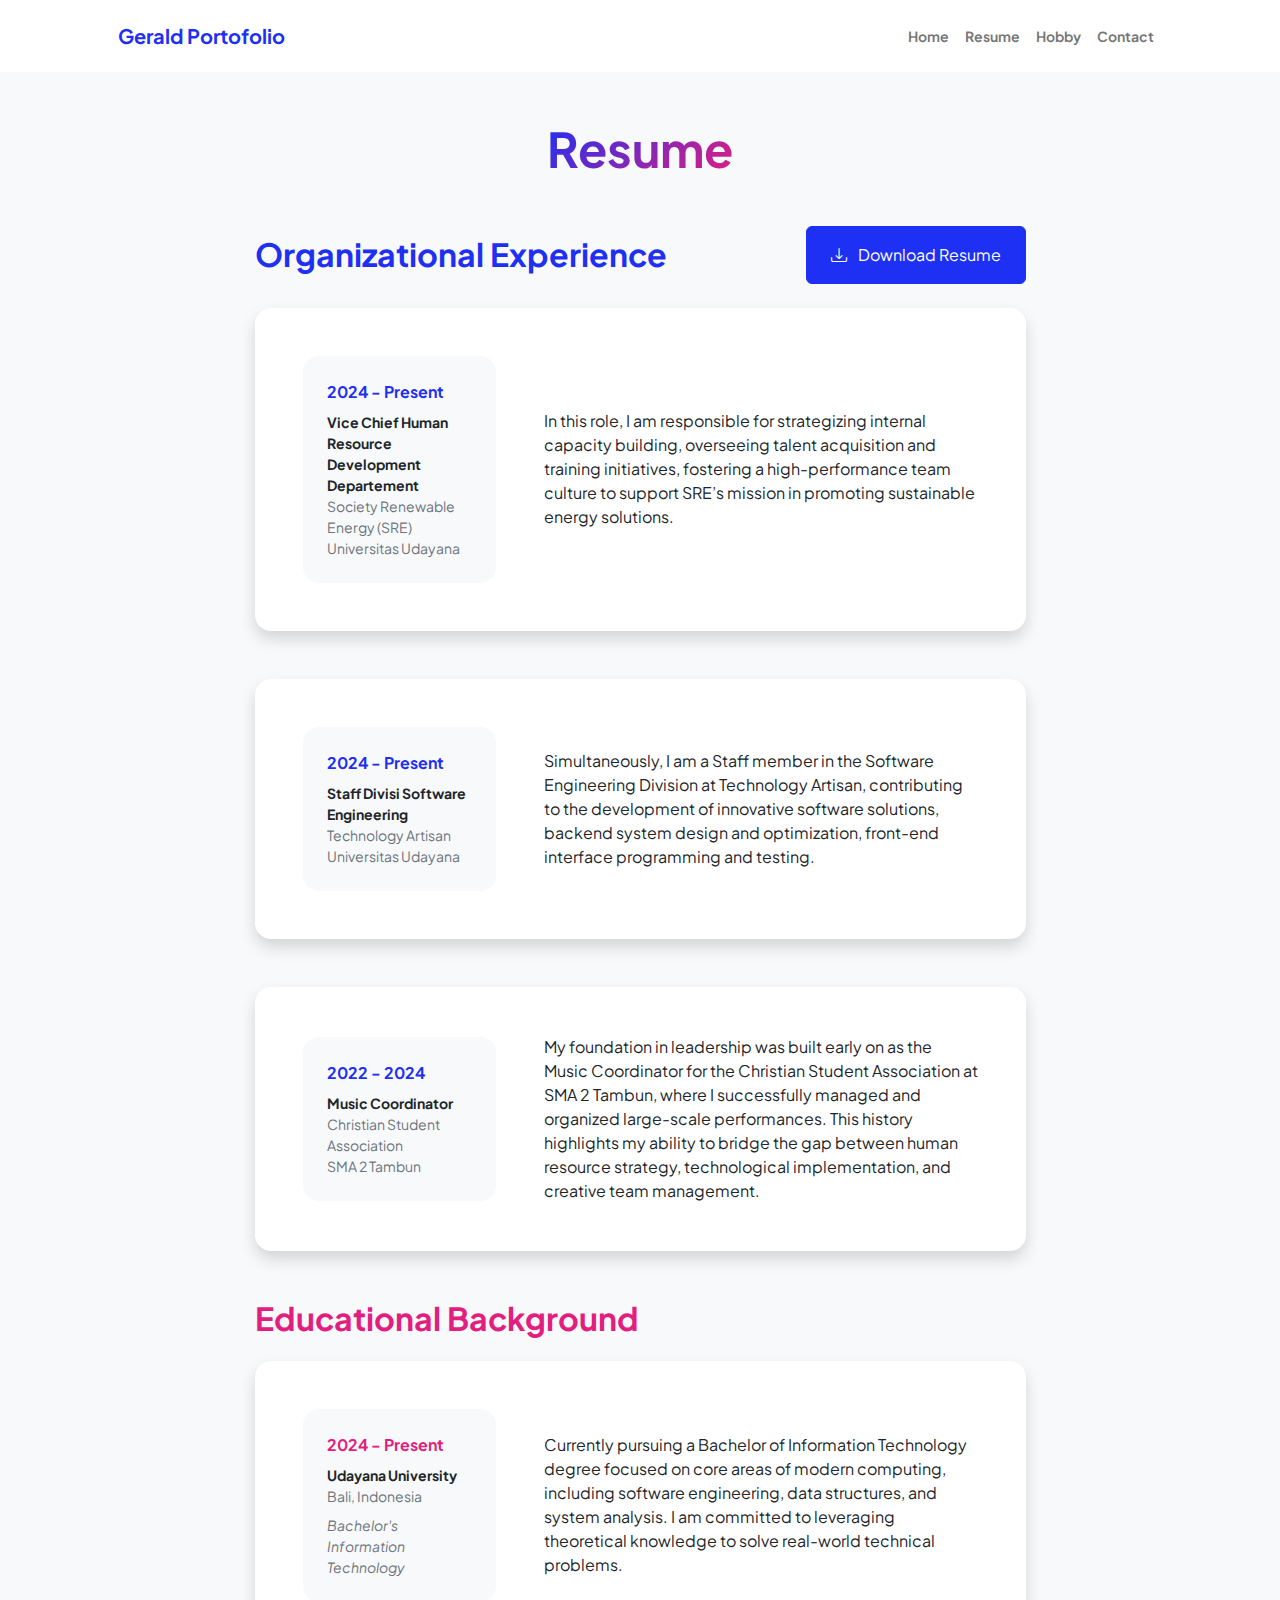
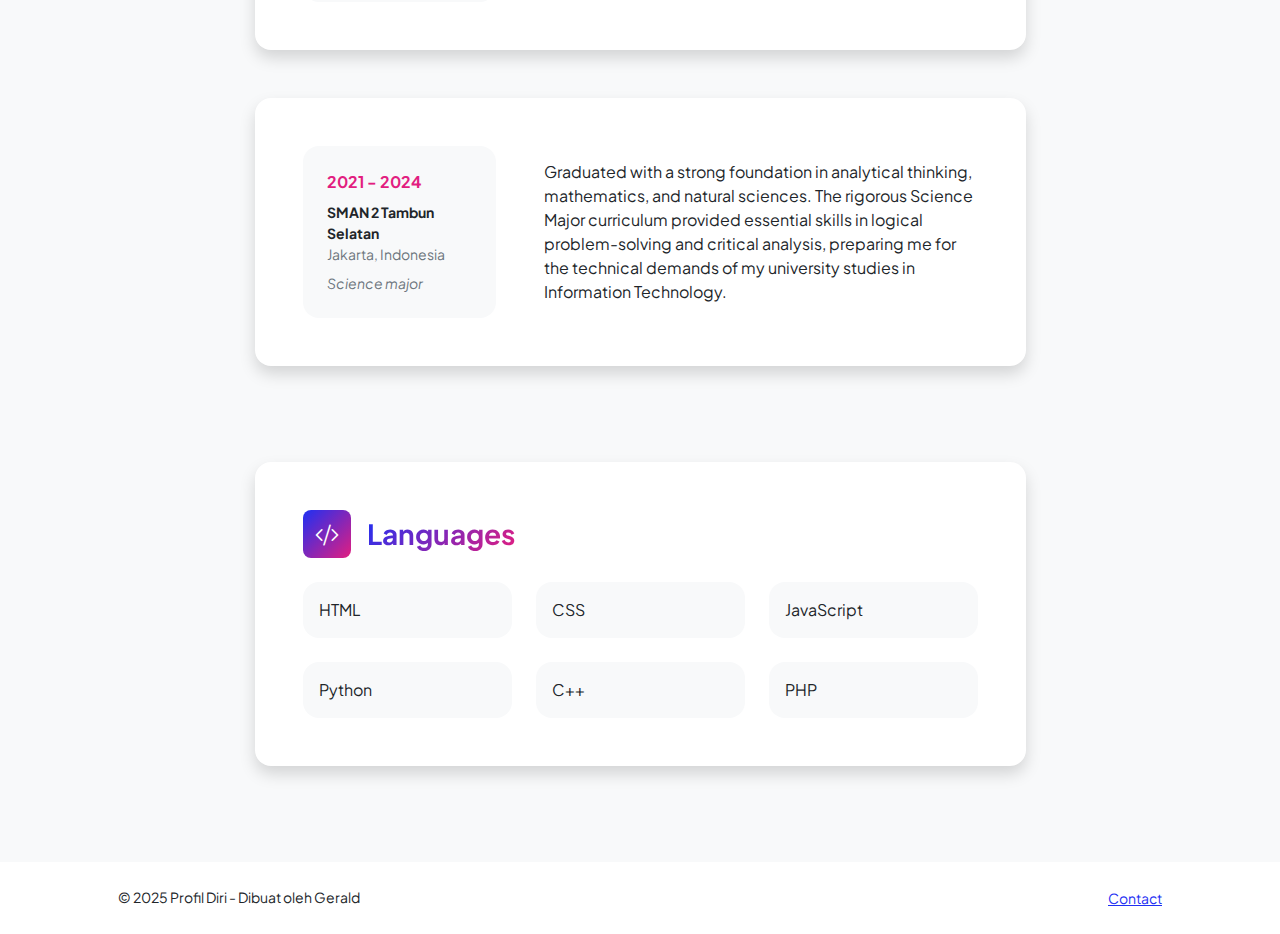
<file: resume.html>
<!DOCTYPE html>
<html lang="en">
    <head>
        <meta charset="utf-8" />
        <meta name="viewport" content="width=device-width, initial-scale=1, shrink-to-fit=no" />
        <meta name="description" content="" />
        <meta name="author" content="" />
        <title>Profil Diri</title>
        <!-- Favicon-->
        <link rel="icon" type="image/x-icon" href="assets/favicon.ico" />

        <link rel="preconnect" href="https://fonts.googleapis.com" />
        <link rel="preconnect" href="https://fonts.gstatic.com" crossorigin />
        <link href="https://fonts.googleapis.com/css2?family=Plus+Jakarta+Sans:wght@100;200;300;400;500;600;700;800;900&amp;display=swap" rel="stylesheet" />

        <link href="https://cdn.jsdelivr.net/npm/bootstrap-icons@1.8.1/font/bootstrap-icons.css" rel="stylesheet" />

        <link href="css/styles.css" rel="stylesheet" />
    </head>
    <body class="d-flex flex-column h-100 bg-light">
        <main class="flex-shrink-0">
            <!-- Navigation-->
            <nav class="navbar navbar-expand-lg navbar-light bg-white py-3">
                <div class="container px-5">
                    <a class="navbar-brand" href="index.html"><span class="fw-bolder text-primary">Gerald Portofolio</span></a>
                    <button class="navbar-toggler" type="button" data-bs-toggle="collapse" data-bs-target="#navbarSupportedContent" aria-controls="navbarSupportedContent" aria-expanded="false" aria-label="Toggle navigation"><span class="navbar-toggler-icon"></span></button>
                    <div class="collapse navbar-collapse" id="navbarSupportedContent">
                        <ul class="navbar-nav ms-auto mb-2 mb-lg-0 small fw-bolder">
                            <li class="nav-item"><a class="nav-link" href="index.html">Home</a></li>
                            <li class="nav-item"><a class="nav-link" href="resume.html">Resume</a></li>
                            <li class="nav-item"><a class="nav-link" href="hobby.html">Hobby</a></li>
                            <li class="nav-item"><a class="nav-link" href="contact.html">Contact</a></li>
                        </ul>
                    </div>
                </div>
            </nav>
            <!-- Page Content-->
            <div class="container px-5 my-5">
                <div class="text-center mb-5">
                    <h1 class="display-5 fw-bolder mb-0"><span class="text-gradient d-inline">Resume</span></h1>
                </div>
                <div class="row gx-5 justify-content-center">
                    <div class="col-lg-11 col-xl-9 col-xxl-8">
                        <!-- Experience Section-->
                        <section>
                            <div class="d-flex align-items-center justify-content-between mb-4">
                                <h2 class="text-primary fw-bolder mb-0">Organizational Experience</h2>
                                <!-- Download resume button-->
                                
                                <a class="btn btn-primary px-4 py-3" href="assets/cv_gerald.pdf">
                                    <div class="d-inline-block bi bi-download me-2"></div>
                                    Download Resume
                                </a>
                            </div>
                            <!-- Experience Card 1-->
                            <div class="card shadow border-0 rounded-4 mb-5">
                                <div class="card-body p-5">
                                    <div class="row align-items-center gx-5">
                                        <div class="col text-center text-lg-start mb-4 mb-lg-0">
                                            <div class="bg-light p-4 rounded-4">
                                                <div class="text-primary fw-bolder mb-2">2024 - Present</div>
                                                <div class="small fw-bolder">Vice Chief Human Resource Development Departement</div>
                                                <div class="small text-muted">Society Renewable Energy (SRE)</div>
                                                <div class="small text-muted">Universitas Udayana</div>
                                            </div>
                                        </div>
                                        <div class="col-lg-8"><div>In this role, I am responsible for strategizing internal capacity building, overseeing talent acquisition and training initiatives, fostering a high-performance team culture to support SRE’s mission in promoting sustainable energy solutions.</div></div>
                                    </div>
                                </div>
                            </div>
                            <!-- Experience Card 2-->
                            <div class="card shadow border-0 rounded-4 mb-5">
                                <div class="card-body p-5">
                                    <div class="row align-items-center gx-5">
                                        <div class="col text-center text-lg-start mb-4 mb-lg-0">
                                            <div class="bg-light p-4 rounded-4">
                                                <div class="text-primary fw-bolder mb-2">2024 - Present</div>
                                                <div class="small fw-bolder">Staff Divisi Software Engineering</div>
                                                <div class="small text-muted">Technology Artisan</div>
                                                <div class="small text-muted">Universitas Udayana</div>
                                            </div>
                                        </div>
                                        <div class="col-lg-8"><div>Simultaneously, I am a Staff member in the Software Engineering Division at Technology Artisan, contributing to the development of innovative software solutions, backend system design and optimization, front-end interface programming and testing.</div></div>
                                    </div>
                                </div>
                            </div>
                            <!-- Experience Card 3-->
                            <div class="card shadow border-0 rounded-4 mb-5">
                                <div class="card-body p-5">
                                    <div class="row align-items-center gx-5">
                                        <div class="col text-center text-lg-start mb-4 mb-lg-0">
                                            <div class="bg-light p-4 rounded-4">
                                                <div class="text-primary fw-bolder mb-2">2022 - 2024</div>
                                                <div class="small fw-bolder">Music Coordinator</div>
                                                <div class="small text-muted">Christian Student Association </div>
                                                <div class="small text-muted">SMA 2 Tambun</div>
                                            </div>
                                        </div>
                                        <div class="col-lg-8"><div>My foundation in leadership was built early on as the Music Coordinator for the Christian Student Association at SMA 2 Tambun, where I successfully managed and organized large-scale performances. This history highlights my ability to bridge the gap between human resource strategy, technological implementation, and creative team management.</div></div>
                                    </div>
                                </div>
                            </div>
                        </section>
                        <!-- Education Section-->
                        <section>
                            <h2 class="text-secondary fw-bolder mb-4">Educational Background</h2>
                            <!-- Education Card 1-->
                            <div class="card shadow border-0 rounded-4 mb-5">
                                <div class="card-body p-5">
                                    <div class="row align-items-center gx-5">
                                        <div class="col text-center text-lg-start mb-4 mb-lg-0">
                                            <div class="bg-light p-4 rounded-4">
                                                <div class="text-secondary fw-bolder mb-2">2024 - Present</div>
                                                <div class="mb-2">
                                                    <div class="small fw-bolder">Udayana University</div>
                                                    <div class="small text-muted">Bali, Indonesia</div>
                                                </div>
                                                <div class="fst-italic">
                                                    <div class="small text-muted">Bachelor's</div>
                                                    <div class="small text-muted">Information Technology</div>
                                                </div>
                                            </div>
                                        </div>
                                        <div class="col-lg-8"><div>Currently pursuing a Bachelor of Information Technology degree focused on core areas of modern computing, including software engineering, data structures, and system analysis. I am committed to leveraging theoretical knowledge to solve real-world technical problems.</div></div>
                                    </div>
                                </div>
                            </div>
                            <!-- Education Card 2-->
                            <div class="card shadow border-0 rounded-4 mb-5">
                                <div class="card-body p-5">
                                    <div class="row align-items-center gx-5">
                                        <div class="col text-center text-lg-start mb-4 mb-lg-0">
                                            <div class="bg-light p-4 rounded-4">
                                                <div class="text-secondary fw-bolder mb-2">2021 - 2024</div>
                                                <div class="mb-2">
                                                    <div class="small fw-bolder">SMAN 2 Tambun Selatan</div>
                                                    <div class="small text-muted">Jakarta, Indonesia</div>
                                                </div>
                                                <div class="fst-italic">
                                                    <div class="small text-muted">Science major</div>
                            
                                                </div>
                                            </div>
                                        </div>
                                        <div class="col-lg-8"><div>Graduated with a strong foundation in analytical thinking, mathematics, and natural sciences. The rigorous Science Major curriculum provided essential skills in logical problem-solving and critical analysis, preparing me for the technical demands of my university studies in Information Technology.</div></div>
                                    </div>
                                </div>
                            </div>
                        </section>
                        <!-- Divider-->
                        <div class="pb-5"></div>
                        <!-- Skills Section-->
                        <section>
                            <!-- Skillset Card-->
                            <div class="card shadow border-0 rounded-4 mb-5">
                                <div class="card-body p-5">
                                    <!-- Professional skills list-->
                                    <!-- <div class="mb-5">
                                    <!-- Languages list-->
                                    <div class="mb-0">
                                        <div class="d-flex align-items-center mb-4">
                                            <div class="feature bg-primary bg-gradient-primary-to-secondary text-white rounded-3 me-3"><i class="bi bi-code-slash"></i></div>
                                            <h3 class="fw-bolder mb-0"><span class="text-gradient d-inline">Languages</span></h3>
                                        </div>
                                        <div class="row row-cols-1 row-cols-md-3 mb-4">
                                            <div class="col mb-4 mb-md-0"><div class="d-flex align-items-center bg-light rounded-4 p-3 h-100">HTML</div></div>
                                            <div class="col mb-4 mb-md-0"><div class="d-flex align-items-center bg-light rounded-4 p-3 h-100">CSS</div></div>
                                            <div class="col"><div class="d-flex align-items-center bg-light rounded-4 p-3 h-100">JavaScript</div></div>
                                        </div>
                                        <div class="row row-cols-1 row-cols-md-3">
                                            <div class="col mb-4 mb-md-0"><div class="d-flex align-items-center bg-light rounded-4 p-3 h-100">Python</div></div>
                                            <div class="col mb-4 mb-md-0"><div class="d-flex align-items-center bg-light rounded-4 p-3 h-100">C++</div></div>
                                            <div class="col"><div class="d-flex align-items-center bg-light rounded-4 p-3 h-100">PHP</div></div>
                                        </div>
                                    </div>
                                </div>
                            </div>
                        </section>
                    </div>
                </div>
            </div>
        </main>
        <!-- Footer-->
        <footer class="bg-white py-4 mt-auto">
            <div class="container px-5">
                <div class="row align-items-center justify-content-between flex-column flex-sm-row">
                    <div class="col-auto"><div class="small m-0">&copy; 2025 Profil Diri - Dibuat oleh Gerald</div></div>
                    <div class="col-auto">
                        <a class="small" href="#!">Contact</a>
                    </div>
                </div>
            </div>
        </footer>
        <!-- Bootstrap core JS-->
        <script src="https://cdn.jsdelivr.net/npm/bootstrap@5.2.3/dist/js/bootstrap.bundle.min.js"></script>
        <!-- Core theme JS-->
        <script src="js/scripts.js"></script>
    </body>
</html>
</file>
